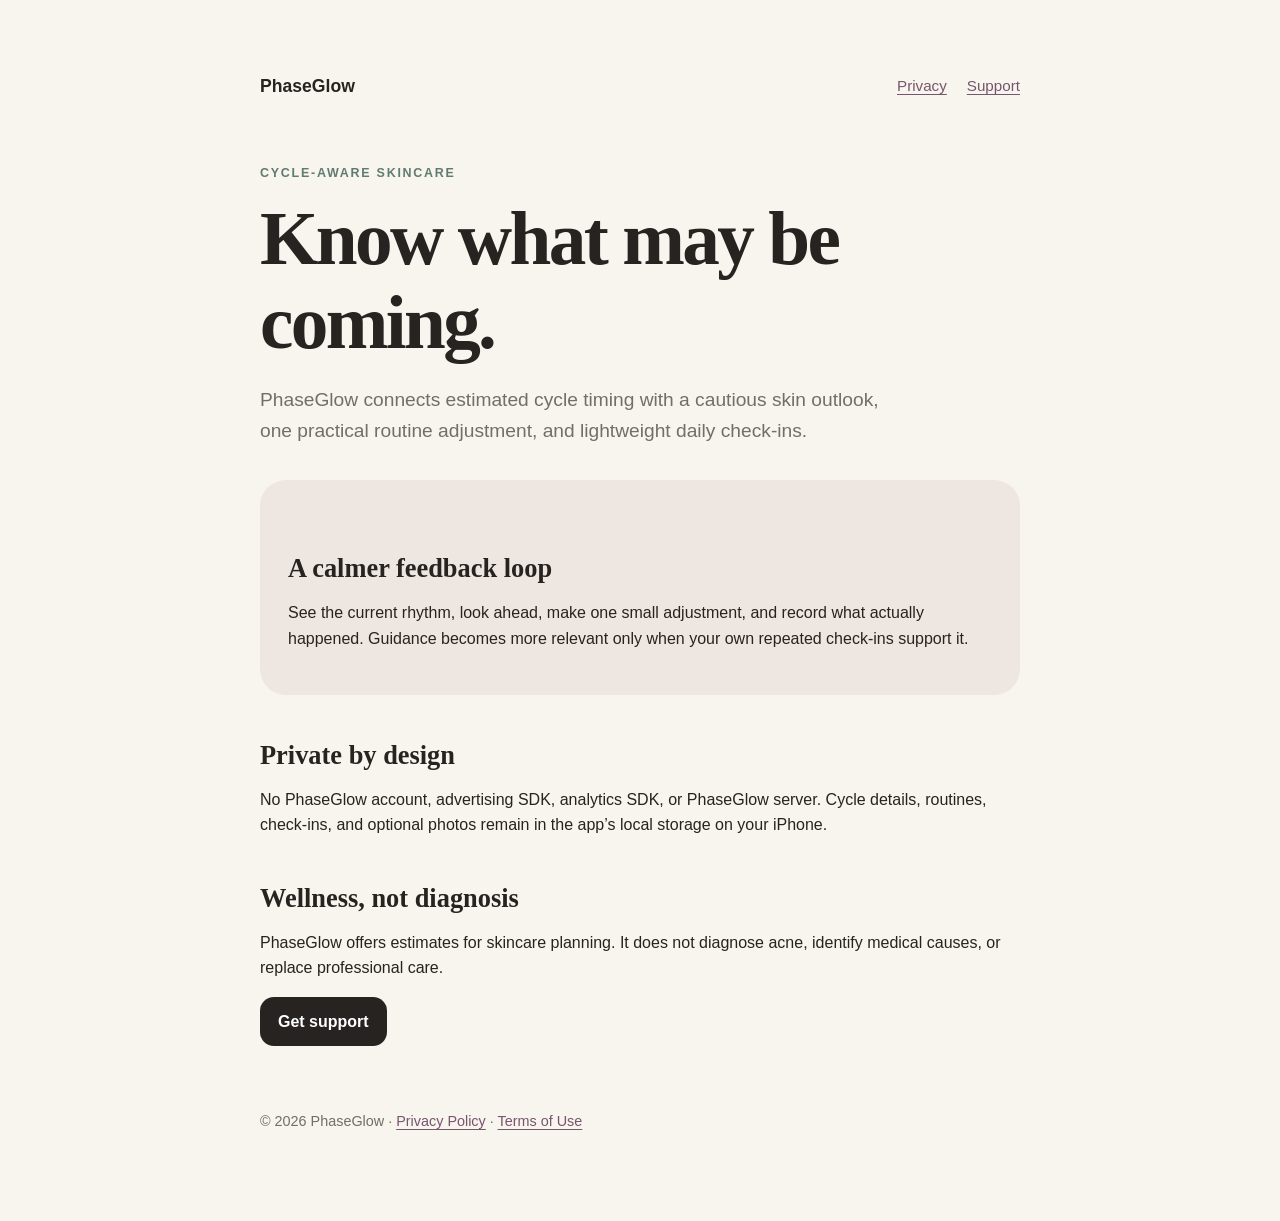
<file: index.html>
<!doctype html>
<html lang="en"><head><meta charset="utf-8"><meta name="viewport" content="width=device-width,initial-scale=1"><meta name="description" content="PhaseGlow is a cycle-aware skincare companion for iPhone."><title>PhaseGlow</title><link rel="stylesheet" href="site.css"></head>
<body><main>
<nav><strong>PhaseGlow</strong><a href="privacy/">Privacy</a><a href="support/">Support</a></nav>
<p class="eyebrow">Cycle-aware skincare</p>
<h1>Know what may be coming.</h1>
<p class="lead">PhaseGlow connects estimated cycle timing with a cautious skin outlook, one practical routine adjustment, and lightweight daily check-ins.</p>
<section class="panel"><h2>A calmer feedback loop</h2><p>See the current rhythm, look ahead, make one small adjustment, and record what actually happened. Guidance becomes more relevant only when your own repeated check-ins support it.</p></section>
<h2>Private by design</h2><p>No PhaseGlow account, advertising SDK, analytics SDK, or PhaseGlow server. Cycle details, routines, check-ins, and optional photos remain in the app’s local storage on your iPhone.</p>
<h2>Wellness, not diagnosis</h2><p>PhaseGlow offers estimates for skincare planning. It does not diagnose acne, identify medical causes, or replace professional care.</p>
<p><a class="button" href="support/">Get support</a></p>
<footer>© 2026 PhaseGlow · <a href="privacy/">Privacy Policy</a> · <a href="https://www.apple.com/legal/internet-services/itunes/dev/stdeula/">Terms of Use</a></footer>
</main></body></html>
</file>
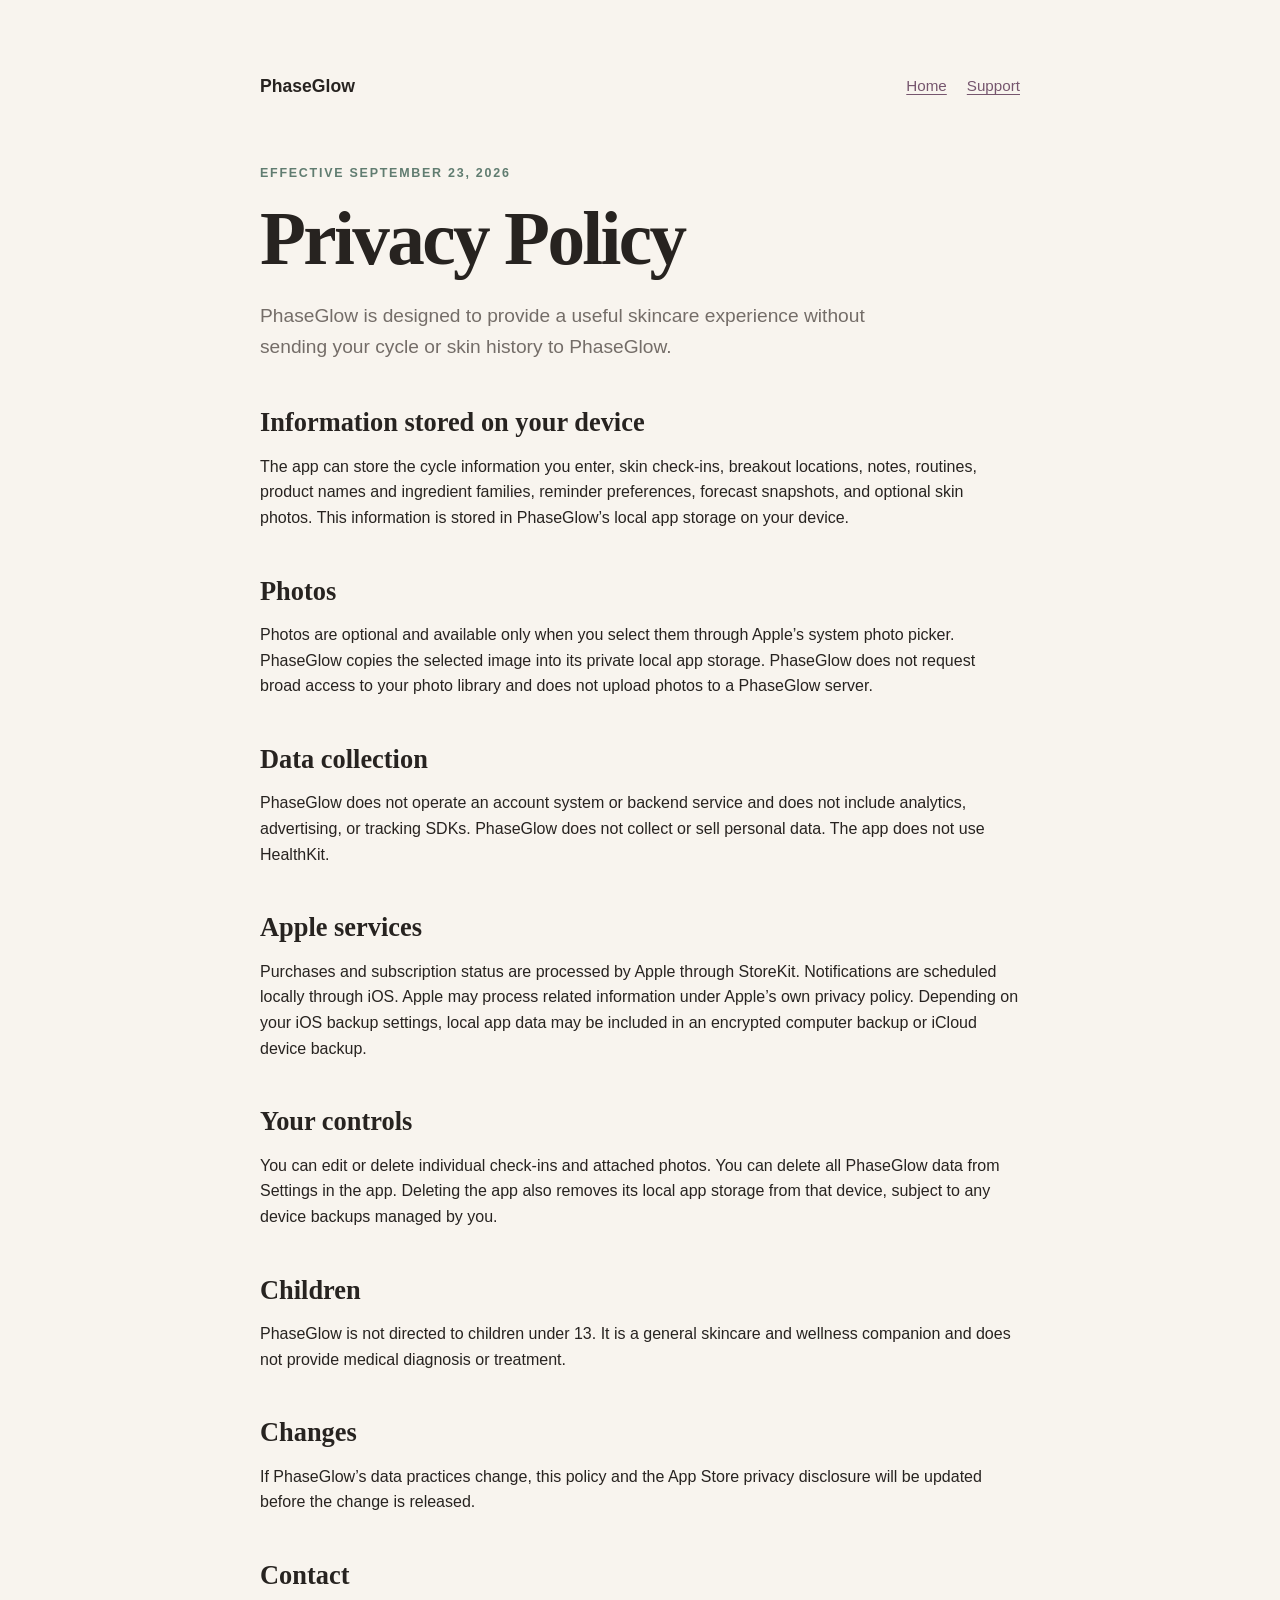
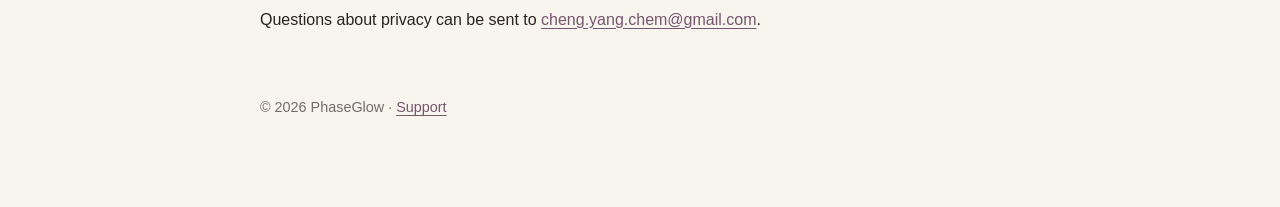
<file: privacy/index.html>
<!doctype html>
<html lang="en"><head><meta charset="utf-8"><meta name="viewport" content="width=device-width,initial-scale=1"><meta name="description" content="PhaseGlow Privacy Policy"><title>Privacy Policy — PhaseGlow</title><link rel="stylesheet" href="../site.css"></head>
<body><main>
<nav><strong>PhaseGlow</strong><a href="../">Home</a><a href="../support/">Support</a></nav>
<p class="eyebrow">Effective September 23, 2026</p><h1>Privacy Policy</h1>
<p class="lead">PhaseGlow is designed to provide a useful skincare experience without sending your cycle or skin history to PhaseGlow.</p>
<h2>Information stored on your device</h2><p>The app can store the cycle information you enter, skin check-ins, breakout locations, notes, routines, product names and ingredient families, reminder preferences, forecast snapshots, and optional skin photos. This information is stored in PhaseGlow’s local app storage on your device.</p>
<h2>Photos</h2><p>Photos are optional and available only when you select them through Apple’s system photo picker. PhaseGlow copies the selected image into its private local app storage. PhaseGlow does not request broad access to your photo library and does not upload photos to a PhaseGlow server.</p>
<h2>Data collection</h2><p>PhaseGlow does not operate an account system or backend service and does not include analytics, advertising, or tracking SDKs. PhaseGlow does not collect or sell personal data. The app does not use HealthKit.</p>
<h2>Apple services</h2><p>Purchases and subscription status are processed by Apple through StoreKit. Notifications are scheduled locally through iOS. Apple may process related information under Apple’s own privacy policy. Depending on your iOS backup settings, local app data may be included in an encrypted computer backup or iCloud device backup.</p>
<h2>Your controls</h2><p>You can edit or delete individual check-ins and attached photos. You can delete all PhaseGlow data from Settings in the app. Deleting the app also removes its local app storage from that device, subject to any device backups managed by you.</p>
<h2>Children</h2><p>PhaseGlow is not directed to children under 13. It is a general skincare and wellness companion and does not provide medical diagnosis or treatment.</p>
<h2>Changes</h2><p>If PhaseGlow’s data practices change, this policy and the App Store privacy disclosure will be updated before the change is released.</p>
<h2>Contact</h2><p>Questions about privacy can be sent to <a href="mailto:cheng.yang.chem@gmail.com">cheng.yang.chem@gmail.com</a>.</p>
<footer>© 2026 PhaseGlow · <a href="../support/">Support</a></footer>
</main></body></html>
</file>
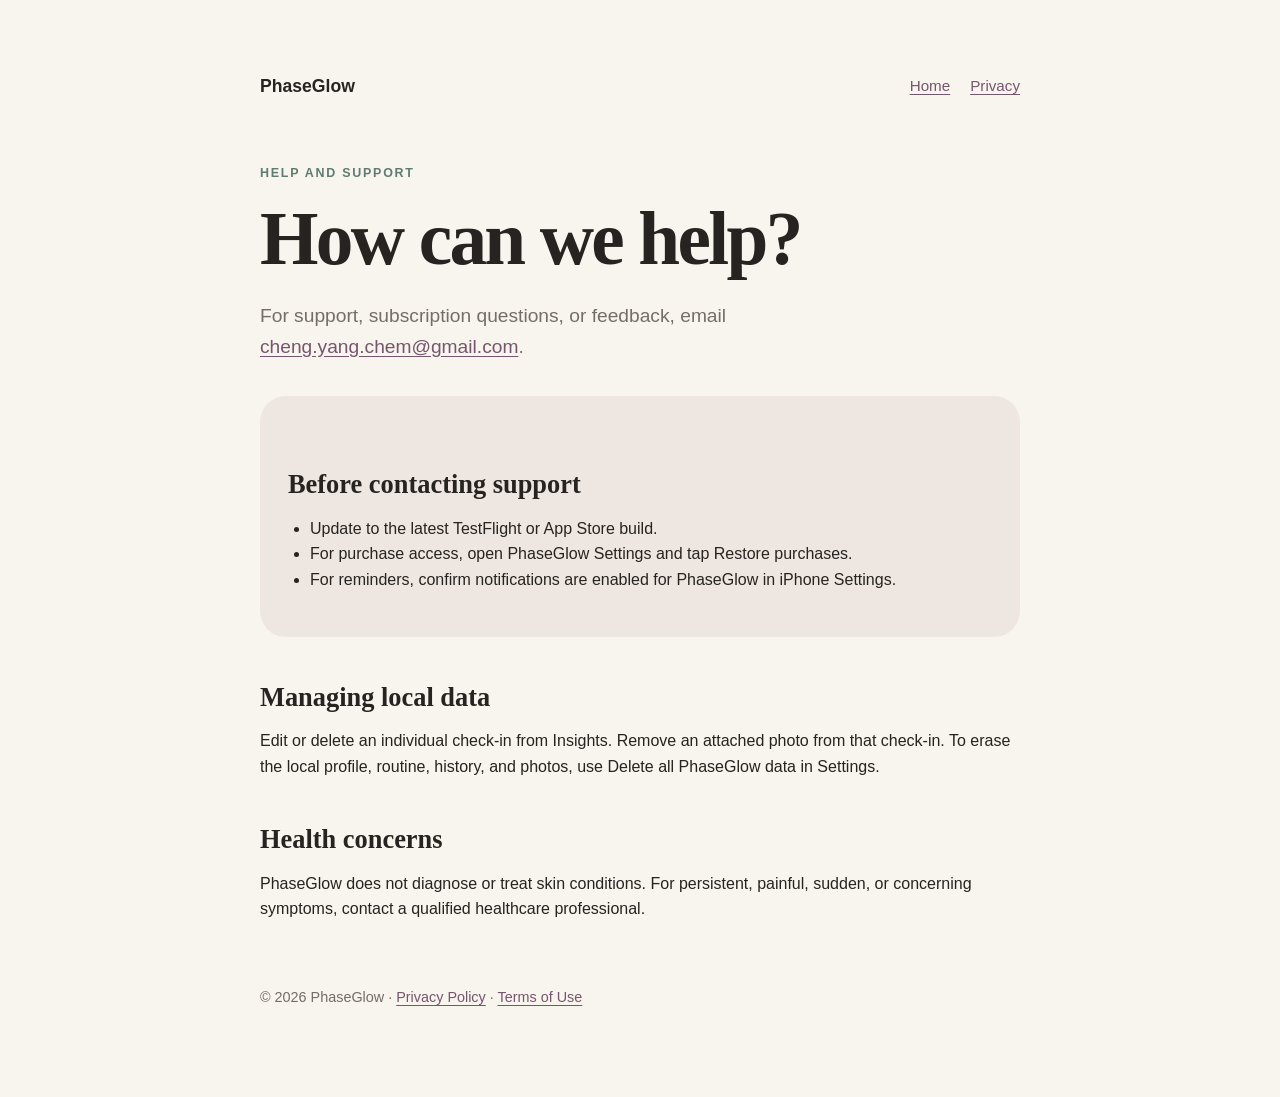
<file: support/index.html>
<!doctype html>
<html lang="en"><head><meta charset="utf-8"><meta name="viewport" content="width=device-width,initial-scale=1"><meta name="description" content="PhaseGlow support"><title>Support — PhaseGlow</title><link rel="stylesheet" href="../site.css"></head>
<body><main>
<nav><strong>PhaseGlow</strong><a href="../">Home</a><a href="../privacy/">Privacy</a></nav>
<p class="eyebrow">Help and support</p><h1>How can we help?</h1>
<p class="lead">For support, subscription questions, or feedback, email <a href="mailto:cheng.yang.chem@gmail.com">cheng.yang.chem@gmail.com</a>.</p>
<section class="panel"><h2>Before contacting support</h2><ul><li>Update to the latest TestFlight or App Store build.</li><li>For purchase access, open PhaseGlow Settings and tap Restore purchases.</li><li>For reminders, confirm notifications are enabled for PhaseGlow in iPhone Settings.</li></ul></section>
<h2>Managing local data</h2><p>Edit or delete an individual check-in from Insights. Remove an attached photo from that check-in. To erase the local profile, routine, history, and photos, use Delete all PhaseGlow data in Settings.</p>
<h2>Health concerns</h2><p>PhaseGlow does not diagnose or treat skin conditions. For persistent, painful, sudden, or concerning symptoms, contact a qualified healthcare professional.</p>
<footer>© 2026 PhaseGlow · <a href="../privacy/">Privacy Policy</a> · <a href="https://www.apple.com/legal/internet-services/itunes/dev/stdeula/">Terms of Use</a></footer>
</main></body></html>
</file>
<file: site.css>
:root { color-scheme: light dark; --ink:#272320; --muted:#746d68; --canvas:#f8f4ee; --surface:#eee7e1; --sage:#607c70; --plum:#76566e; --clay:#b66f58; }
* { box-sizing: border-box; }
body { margin:0; background:var(--canvas); color:var(--ink); font-family:-apple-system,BlinkMacSystemFont,"SF Pro Text",sans-serif; line-height:1.6; }
main { width:min(760px,calc(100% - 40px)); margin:0 auto; padding:72px 0 88px; }
nav { display:flex; gap:20px; align-items:center; margin-bottom:64px; font-size:.95rem; }
nav strong { margin-right:auto; font-size:1.1rem; }
a { color:var(--plum); text-underline-offset:3px; }
h1,h2 { font-family:ui-serif,"New York",Georgia,serif; line-height:1.12; }
h1 { font-size:clamp(2.6rem,8vw,4.7rem); letter-spacing:-.035em; margin:0 0 20px; }
h2 { font-size:1.65rem; margin:46px 0 12px; }
.eyebrow { color:var(--sage); font-size:.78rem; font-weight:700; letter-spacing:.14em; text-transform:uppercase; }
.lead { color:var(--muted); font-size:1.2rem; max-width:620px; }
.panel { background:var(--surface); border-radius:26px; padding:28px; margin:34px 0; }
.button { display:inline-block; color:white; background:var(--ink); border-radius:14px; padding:12px 18px; text-decoration:none; font-weight:650; }
ul { padding-left:22px; }
footer { color:var(--muted); margin-top:64px; font-size:.9rem; }
@media (prefers-color-scheme:dark) { :root { --ink:#f4eee8; --muted:#b9b0aa; --canvas:#171513; --surface:#28231f; --sage:#95b3a5; --plum:#c8a1bd; --clay:#d99478; } .button { color:#171513; background:#f4eee8; } }
</file>
